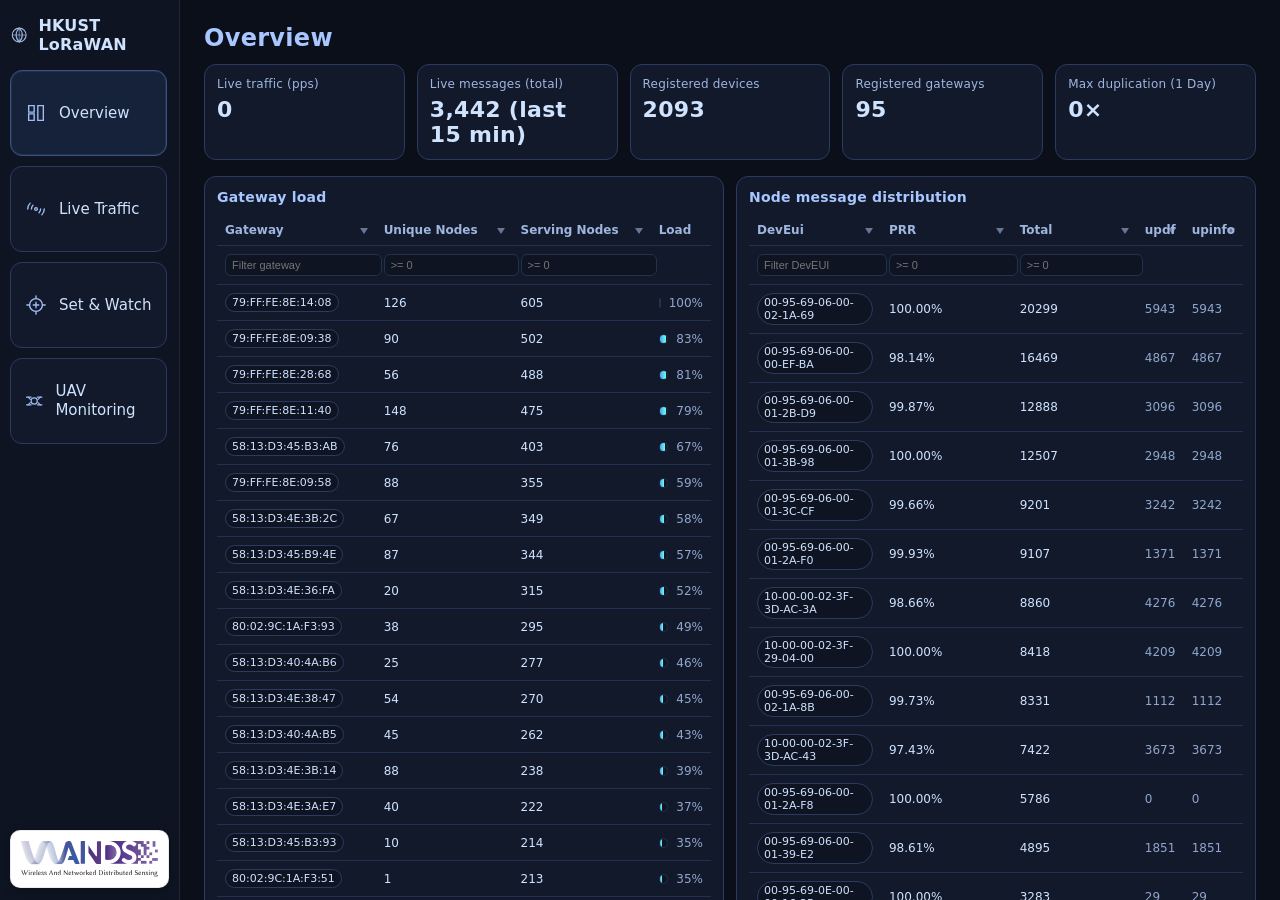
<file: index.html>
<!-- index.html - Main page for the HKUST LoRaWAN Dashboard -->

<!doctype html>
<html lang="en">
<head>
  <meta charset="utf-8" />
  <title>HKUST LoRaWAN – Overview</title>
  <meta name="viewport" content="width=device-width, initial-scale=1" />
  <link rel="stylesheet" href="styles.css">
</head>
<body>
  <aside class="sidebar" role="navigation" aria-label="Main">
    <div class="brand">
      <svg viewBox="0 0 24 24" fill="none" xmlns="http://www.w3.org/2000/svg"><path d="M12 3a9 9 0 100 18 9 9 0 000-18z" stroke="#9fb6df" stroke-width="1.5"/><path d="M12 3c2.5 2.4 4 5.33 4 9s-1.5 6.6-4 9c-2.5-2.4-4-5.33-4-9s1.5-6.6 4-9z" stroke="#9fb6df" stroke-width="1.5"/><path d="M3 12h18M12 3v18" stroke="#9fb6df" stroke-width="1.2" opacity=".7"/></svg>
      <span>HKUST LoRaWAN</span>
    </div>
    <div class="nav" id="navTabs">
      <a href="index.html" aria-current="page">
        <svg viewBox="0 0 24 24" fill="none"><path d="M4 13h6v7H4zM14 4h6v16h-6zM4 4h6v7H4z" stroke="#a8c6ff" stroke-width="1.5"/></svg>
        <span>Overview</span>
      </a>
      <a href="live.html">
        <svg viewBox="0 0 24 24" fill="none"><path d="M3 12c0-2.5 1-4.77 2.64-6.4M21 12c0 2.5-1 4.77-2.64 6.4M7 12c0-1.6.65-3.05 1.7-4.1M17 12c0 1.6-.65 3.05-1.7 4.1M10.5 12a1.5 1.5 0 103 0 1.5 1.5 0 10-3 0z" stroke="#a8c6ff" stroke-width="1.5" stroke-linecap="round"/></svg>
        <span>Live Traffic</span>
      </a>
      <a href="watch.html">
        <svg viewBox="0 0 24 24" fill="none"><circle cx="12" cy="12" r="7" stroke="#a8c6ff" stroke-width="1.5"/><path d="M12 2v3M12 19v3M2 12h3M19 12h3M12 9v6M9 12h6" stroke="#a8c6ff" stroke-width="1.5" stroke-linecap="round"/></svg>
        <span>Set & Watch</span>
      </a>
      <a href="uav.html">
        <svg viewBox="0 0 24 24" fill="none"><path d="M8 12a4 4 0 118 0 4 4 0 11-8 0z" stroke="#a8c6ff" stroke-width="1.5"/><path d="M2 7h6M16 7h6M2 17h6M16 17h6" stroke="#a8c6ff" stroke-width="1.5" stroke-linecap="round"/><path d="M4 7l3 3M20 7l-3 3M4 17l3-3M20 17l-3-3" stroke="#a8c6ff" stroke-width="1.5" stroke-linecap="round"/></svg>
        <span>UAV Monitoring</span>
      </a>
    </div>
    <div class="logo-box"><img src="WANDS_Logo.svg" alt="WANDS Logo" /></div>
  </aside>

  <main class="content">
    <div class="dash-wrap">
      <h2 style="margin:0 0 12px 0; letter-spacing:.3px; color:#a8c6ff">Overview</h2>
      <div class="kpis">
        <div class="kpi"><div class="label">Live traffic (pps)</div><div class="value" id="kpiPPS">0</div></div>
        <div class="kpi"><div class="label">Live messages (total)</div><div class="value" id="kpiTotal">0</div></div>
        <div class="kpi"><div class="label">Registered devices</div><div class="value" id="kpiDevices">2231</div></div>
        <div class="kpi"><div class="label">Registered gateways</div><div class="value" id="kpiGateways">98</div></div>
        <div class="kpi"><div class="label">Max duplication (1 Day)</div><div class="value" id="kpiDup">0×</div></div>
      </div>

      <div class="grid">
        <div class="card">
          <h3>Gateway load</h3>
          <table class="table" id="tblGateway">
            <thead>
              <tr>
                <th class="sortable" data-key="gateway">Gateway</th>
                <th class="sortable" data-key="unique_node_count">Unique Nodes</th>
                <th class="sortable" data-key="serving_node_count">Serving Nodes</th>
                <th>Load</th>
              </tr>
              <tr class="filter-row">
                <th><input id="gwFilterText" placeholder="Filter gateway"></th>
                <th><input id="gwFilterMinUnique" type="number" placeholder=">= 0"></th>
                <th><input id="gwFilterMinServing" type="number" placeholder=">= 0"></th>
                <th></th>
              </tr>
            </thead>
            <tbody></tbody>
          </table>
        </div>

        <div class="card">
          <h3>Node message distribution</h3>
          <table class="table" id="tblNodes">
            <thead>
              <tr>
                <th class="sortable" data-key="dev">DevEui</th>
                <th class="sortable" data-key="prr">PRR</th>
                <th class="sortable" data-key="total">Total</th>
                <th class="sortable" data-key="updf">updf</th>
                <th class="sortable" data-key="upinfo">upinfo</th>
              </tr>
              <tr class="filter-row">
                <th><input id="nodeFilterText" placeholder="Filter DevEUI"></th>
                <th><input id="nodeFilterMinPRR" type="number" step="0.1" placeholder=">= 0"></th>
                <th><input id="nodeFilterMinTotal" type="number" placeholder=">= 0"></th>
                <th></th><th></th>
              </tr>
            </thead>
            <tbody></tbody>
          </table>
        </div>
      </div>
    </div>
  </main>

  <script type="module">
    import { fetchText, parseCSV, number } from './js/common.js';
    import './js/overview.js';
  </script>
</body>
</html>
</file>
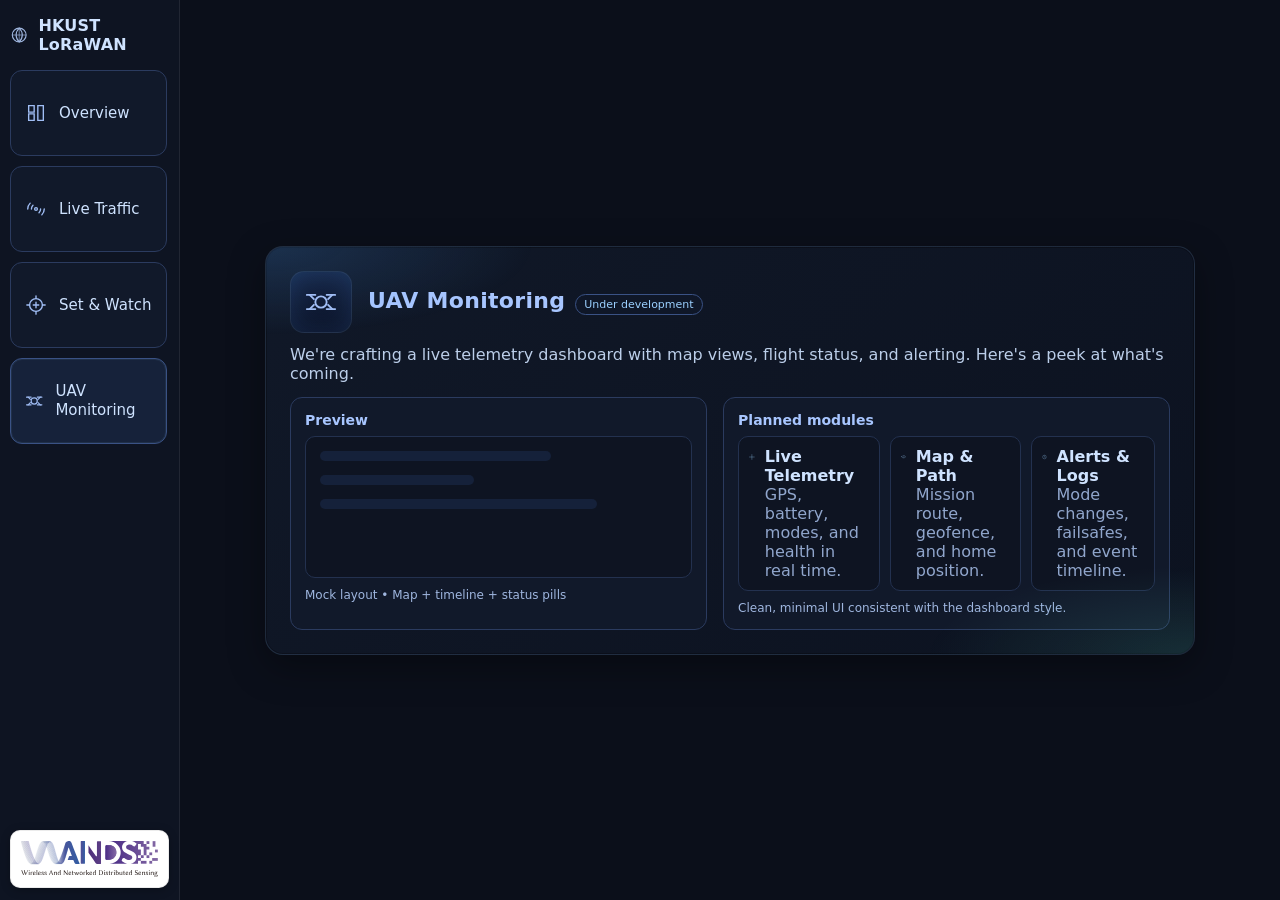
<file: uav.html>
// uav.html

<!doctype html>
<html lang="en">
<head>
  <meta charset="utf-8" />
  <title>HKUST LoRaWAN – UAV Monitoring</title>
  <meta name="viewport" content="width=device-width, initial-scale=1" />
  <link rel="stylesheet" href="styles.css">
</head>
<body>
  <aside class="sidebar" role="navigation" aria-label="Main">
    <div class="brand">
      <svg viewBox="0 0 24 24" fill="none" xmlns="http://www.w3.org/2000/svg"><path d="M12 3a9 9 0 100 18 9 9 0 000-18z" stroke="#9fb6df" stroke-width="1.5"/><path d="M12 3c2.5 2.4 4 5.33 4 9s-1.5 6.6-4 9c-2.5-2.4-4-5.33-4-9s1.5-6.6 4-9z" stroke="#9fb6df" stroke-width="1.5"/><path d="M3 12h18M12 3v18" stroke="#9fb6df" stroke-width="1.2" opacity=".7"/></svg>
      <span>HKUST LoRaWAN</span>
    </div>
    <div class="nav">
      <a href="index.html">
        <svg viewBox="0 0 24 24" fill="none"><path d="M4 13h6v7H4zM14 4h6v16h-6zM4 4h6v7H4z" stroke="#a8c6ff" stroke-width="1.5"/></svg>
        <span>Overview</span>
      </a>
      <a href="live.html">
        <svg viewBox="0 0 24 24" fill="none"><path d="M3 12c0-2.5 1-4.77 2.64-6.4M21 12c0 2.5-1 4.77-2.64 6.4M7 12c0-1.6.65-3.05 1.7-4.1M17 12c0 1.6-.65 3.05-1.7 4.1M10.5 12a1.5 1.5 0 103 0 1.5 1.5 0 10-3 0z" stroke="#a8c6ff" stroke-width="1.5" stroke-linecap="round"/></svg>
        <span>Live Traffic</span>
      </a>
      <a href="watch.html">
        <svg viewBox="0 0 24 24" fill="none"><circle cx="12" cy="12" r="7" stroke="#a8c6ff" stroke-width="1.5"/><path d="M12 2v3M12 19v3M2 12h3M19 12h3M12 9v6M9 12h6" stroke="#a8c6ff" stroke-width="1.5" stroke-linecap="round"/></svg>
        <span>Set & Watch</span>
      </a>
      <a href="uav.html" aria-current="page">
        <svg viewBox="0 0 24 24" fill="none"><path d="M8 12a4 4 0 118 0 4 4 0 11-8 0z" stroke="#a8c6ff" stroke-width="1.5"/><path d="M2 7h6M16 7h6M2 17h6M16 17h6" stroke="#a8c6ff" stroke-width="1.5" stroke-linecap="round"/><path d="M4 7l3 3M20 7l-3 3M4 17l3-3M20 17l-3-3" stroke="#a8c6ff" stroke-width="1.5" stroke-linecap="round"/></svg>
        <span>UAV Monitoring</span>
      </a>
    </div>
    <div class="logo-box"><img src="WANDS_Logo.svg" alt="WANDS Logo" /></div>
  </aside>

  <main class="content" role="region" aria-label="UAV Monitoring">
    <div class="underdev-wrap">
      <div class="underdev-card" role="status" aria-live="polite">
        <div class="underdev-head">
          <div class="underdev-icon" aria-hidden="true">
            <svg viewBox="0 0 24 24" fill="none" xmlns="http://www.w3.org/2000/svg">
              <path d="M8 12a4 4 0 118 0 4 4 0 11-8 0z" stroke="#a8c6ff" stroke-width="1.3"/>
              <path d="M2 7h6M16 7h6M2 17h6M16 17h6" stroke="#a8c6ff" stroke-width="1.3" stroke-linecap="round"/>
              <path d="M4 7l3 3M20 7l-3 3M4 17l3-3M20 17l-3-3" stroke="#a8c6ff" stroke-width="1.3" stroke-linecap="round"/>
            </svg>
          </div>
          <div class="underdev-title">
            <h2>UAV Monitoring</h2>
            <span class="pill-wip">Under development</span>
          </div>
        </div>
        <div class="underdev-sub">We're crafting a live telemetry dashboard with map views, flight status, and alerting. Here's a peek at what's coming.</div>

        <div class="underdev-grid">
          <div class="underdev-left">
            <h3 style="margin:0 0 8px 0; font-size:14px; color:#a8c6ff">Preview</h3>
            <div class="skeleton">
              <div class="bar"></div>
              <div class="bar small"></div>
              <div class="bar" style="width:72%"></div>
              <div class="shimmer"></div>
            </div>
            <div class="coming-note">Mock layout • Map + timeline + status pills</div>
          </div>
          <div class="underdev-right">
            <h3 style="margin:0 0 8px 0; font-size:14px; color:#a8c6ff">Planned modules</h3>
            <div class="feat-list">
              <div class="feat">
                <svg viewBox="0 0 24 24" fill="none" xmlns="http://www.w3.org/2000/svg"><path d="M12 2v20M2 12h20" stroke="#9bd0ff" stroke-width="1.4" stroke-linecap="round"/></svg>
                <div><div style="font-weight:600">Live Telemetry</div><div class="muted">GPS, battery, modes, and health in real time.</div></div>
              </div>
              <div class="feat">
                <svg viewBox="0 0 24 24" fill="none" xmlns="http://www.w3.org/2000/svg"><path d="M3 11l6-6 6 6-6 6-6-6zM15 5l6 6-6 6" stroke="#9bd0ff" stroke-width="1.4" stroke-linecap="round" stroke-linejoin="round"/></svg>
                <div><div style="font-weight:600">Map & Path</div><div class="muted">Mission route, geofence, and home position.</div></div>
              </div>
              <div class="feat">
                <svg viewBox="0 0 24 24" fill="none" xmlns="http://www.w3.org/2000/svg"><circle cx="12" cy="12" r="9" stroke="#9bd0ff" stroke-width="1.4"/><path d="M12 7v5l3 3" stroke="#9bd0ff" stroke-width="1.4" stroke-linecap="round"/></svg>
                <div><div style="font-weight:600">Alerts & Logs</div><div class="muted">Mode changes, failsafes, and event timeline.</div></div>
              </div>
            </div>
            <div class="coming-note">Clean, minimal UI consistent with the dashboard style.</div>
          </div>
        </div>
      </div>
    </div>
  </main>
</body>
</html>
</file>
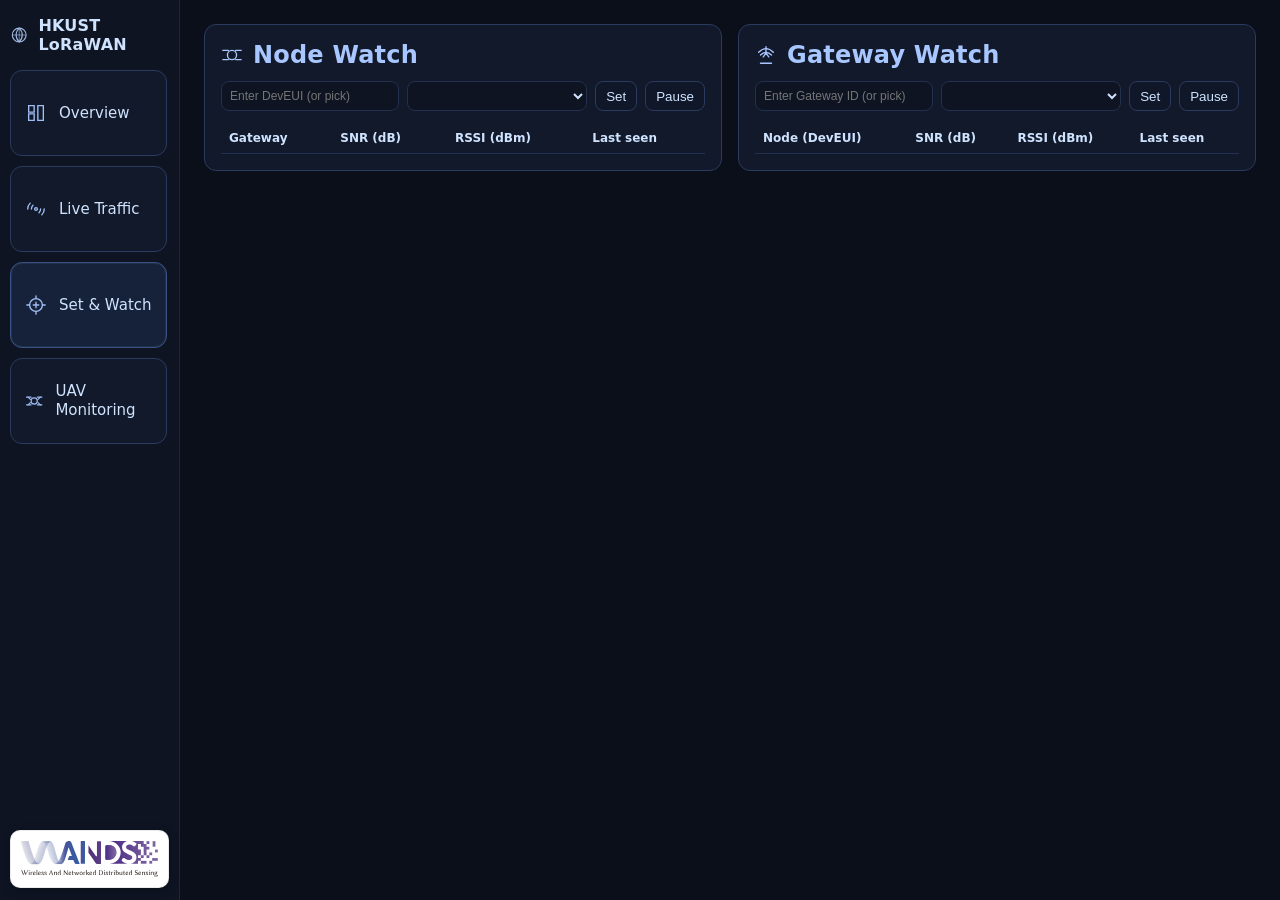
<file: watch.html>
<!-- watch.html - Set & Watch page for the HKUST LoRaWAN Dashboard -->

<!doctype html>
<html lang="en">
<head>
  <meta charset="utf-8" />
  <title>HKUST LoRaWAN – Set & Watch</title>
  <meta name="viewport" content="width=device-width, initial-scale=1" />
  <link rel="stylesheet" href="styles.css">
</head>
<body>
  <aside class="sidebar" role="navigation" aria-label="Main">
    <div class="brand">
      <svg viewBox="0 0 24 24" fill="none" xmlns="http://www.w3.org/2000/svg"><path d="M12 3a9 9 0 100 18 9 9 0 000-18z" stroke="#9fb6df" stroke-width="1.5"/><path d="M12 3c2.5 2.4 4 5.33 4 9s-1.5 6.6-4 9c-2.5-2.4-4-5.33-4-9s1.5-6.6 4-9z" stroke="#9fb6df" stroke-width="1.5"/><path d="M3 12h18M12 3v18" stroke="#9fb6df" stroke-width="1.2" opacity=".7"/></svg>
      <span>HKUST LoRaWAN</span>
    </div>
    <div class="nav">
      <a href="index.html">
        <svg viewBox="0 0 24 24" fill="none"><path d="M4 13h6v7H4zM14 4h6v16h-6zM4 4h6v7H4z" stroke="#a8c6ff" stroke-width="1.5"/></svg>
        <span>Overview</span>
      </a>
      <a href="live.html">
        <svg viewBox="0 0 24 24" fill="none"><path d="M3 12c0-2.5 1-4.77 2.64-6.4M21 12c0 2.5-1 4.77-2.64 6.4M7 12c0-1.6.65-3.05 1.7-4.1M17 12c0 1.6-.65 3.05-1.7 4.1M10.5 12a1.5 1.5 0 103 0 1.5 1.5 0 10-3 0z" stroke="#a8c6ff" stroke-width="1.5" stroke-linecap="round"/></svg>
        <span>Live Traffic</span>
      </a>
      <a href="watch.html" aria-current="page">
        <svg viewBox="0 0 24 24" fill="none"><circle cx="12" cy="12" r="7" stroke="#a8c6ff" stroke-width="1.5"/><path d="M12 2v3M12 19v3M2 12h3M19 12h3M12 9v6M9 12h6" stroke="#a8c6ff" stroke-width="1.5" stroke-linecap="round"/></svg>
        <span>Set & Watch</span>
      </a>
      <a href="uav.html">
        <svg viewBox="0 0 24 24" fill="none"><path d="M8 12a4 4 0 118 0 4 4 0 11-8 0z" stroke="#a8c6ff" stroke-width="1.5"/><path d="M2 7h6M16 7h6M2 17h6M16 17h6" stroke="#a8c6ff" stroke-width="1.5" stroke-linecap="round"/><path d="M4 7l3 3M20 7l-3 3M4 17l3-3M20 17l-3-3" stroke="#a8c6ff" stroke-width="1.5" stroke-linecap="round"/></svg>
        <span>UAV Monitoring</span>
      </a>
    </div>
    <div class="logo-box"><img src="WANDS_Logo.svg" alt="WANDS Logo" /></div>
  </aside>

  <main class="content" role="region" aria-label="Set and Watch">
    <div class="watch-wrap">
      <!-- Node Watch -->
      <div class="watch-col">
        <h2 class="watch-title">
          <svg viewBox="0 0 24 24" fill="none" xmlns="http://www.w3.org/2000/svg"><circle cx="12" cy="12" r="5" stroke="#a8c6ff" stroke-width="1.5"/><path d="M2 7h6M16 7h6M2 17h6M16 17h6" stroke="#a8c6ff" stroke-width="1.5" stroke-linecap="round"/></svg>
          <span>Node Watch</span>
        </h2>
        <div class="watch-controls">
          <input id="watchDevInput" type="text" placeholder="Enter DevEUI (or pick)" />
          <select id="nodeList"></select>
          <button id="watchDevBtn">Set</button>
          <button id="watchDevPause" aria-pressed="false">Pause</button>
        </div>
        <table class="watch-table" id="tblWatchNode">
          <thead><tr><th>Gateway</th><th>SNR (dB)</th><th>RSSI (dBm)</th><th>Last seen</th></tr></thead>
          <tbody></tbody>
        </table>
        <div class="empty-hint" id="nodeEmpty" style="display:none">No data yet. Pick an active node from the list above.</div>
      </div>

      <!-- Gateway Watch -->
      <div class="watch-col">
        <h2 class="watch-title">
          <svg viewBox="0 0 24 24" fill="none" xmlns="http://www.w3.org/2000/svg"><path d="M12 3v7m0 0l-3 4m3-4l3 4M6 21h12" stroke="#a8c6ff" stroke-width="1.5" stroke-linecap="round"/><path d="M4 9c2.5-2.5 5.5-4 8-4s5.5 1.5 8 4M6 12c1.7-1.7 3.7-2.7 6-2.7s4.3 1 6 2.7" stroke="#a8c6ff" stroke-width="1.5" stroke-linecap="round"/></svg>
          <span>Gateway Watch</span>
        </h2>
        <div class="watch-controls">
          <input id="watchGwInput" type="text" placeholder="Enter Gateway ID (or pick)" />
          <select id="gwList"></select>
          <button id="watchGwBtn">Set</button>
          <button id="watchGwPause" aria-pressed="false">Pause</button>
        </div>
        <table class="watch-table" id="tblWatchGw">
          <thead><tr><th>Node (DevEUI)</th><th>SNR (dB)</th><th>RSSI (dBm)</th><th>Last seen</th></tr></thead>
          <tbody></tbody>
        </table>
        <div class="empty-hint" id="gwEmpty" style="display:none">No data yet. Pick an active gateway from the list above.</div>
      </div>
    </div>
  </main>

  <script type="module">
    import './js/watch.js';
  </script>
</body>
</html>
</file>
<file: styles.css>
/* ---- Base ---- */
html, body { margin:0; height:100%; background:#0b0f1a; font-family: system-ui, -apple-system, Segoe UI, Roboto, Helvetica, Arial; color:#cfe3ff;}
a { color:#9bd0ff; text-decoration: none; }

/* Sidebar + nav */
.sidebar { position: fixed; top: 0; left: 0; bottom: 0; width: 180px; background:#0e1422; border-right:1px solid rgba(255,255,255,.08); padding: 16px 10px; box-sizing: border-box; }
.sidebar { padding-bottom: 88px; }
.logo-box { position:absolute; left:10px; right:10px; bottom:12px; background:#ffffff; border-radius:10px; padding:10px; display:flex; align-items:center; justify-content:center; box-shadow: 0 2px 10px rgba(0,0,0,.25); border:1px solid rgba(0,0,0,.08); }
.logo-box img { max-width:100%; max-height:48px; object-fit:contain; display:block; }
.brand { display:flex; align-items:center; gap:10px; margin-bottom: 16px; color:#cfe3ff; font-weight:600; letter-spacing:.2px; }
.brand svg { width:22px; height:22px; }
.nav { display:flex; flex-direction:column; gap:10px; }
.nav a, .nav button { display:flex; align-items:center; gap:12px; width:80%; padding:14px 14px; background:#11192a; color:#cfe3ff; border:1px solid #2b3b5f; border-radius:12px; text-align:left; font-size:15px; line-height:1.25; min-height:56px; }
.nav a[aria-current="page"] { background:#16223a; border-color:#3a5285; box-shadow: 0 0 0 1px rgba(155,208,255,0.08) inset; }
.nav svg { width:22px; height:22px; opacity:.95; }

/* Content area */
.content { position: fixed; top:0; left:180px; right:0; bottom:0; overflow:auto; }
.hud {
  position: fixed; top: 12px; left: 192px; background: rgba(16,22,35,.6);
  padding: 10px 12px; border:1px solid rgba(255,255,255,.08); border-radius: 10px; backdrop-filter: blur(6px);
  font-size: 12px; line-height: 1.4;
}
.panel {
  position: fixed; top: 12px; right: 12px; background: rgba(16,22,35,.6);
  padding: 12px; border:1px solid rgba(255,255,255,.08); border-radius: 10px; backdrop-filter: blur(6px);
  width: 260px; font-size: 12px;
}
.panel h3 { margin:0 0 8px 0; font-size: 13px; letter-spacing:.3px; color:#a8c6ff }
.row { display:flex; gap:8px; align-items:center; margin:6px 0; }
.row label { width: 80px; color:#9fb6df; }
.row input[type="range"] { flex:1; }
.row input[type="text"], .row input[type="number"] { width: 100%; background:#0e1422; color:#cfe3ff; border:1px solid #23314f; border-radius:6px; padding:4px 6px;}
.btn { display:inline-block; padding:6px 10px; border:1px solid #2b3b5f; border-radius:8px; background:#11192a; color:#cfe3ff; cursor:pointer; }

/* Legend chip */
.legend {
  position: fixed; bottom: 12px; left: 192px; display:flex; gap:10px; align-items:center;
  background: rgba(16,22,35,.6); border:1px solid rgba(255,255,255,.08); border-radius:10px; padding:8px 10px;
}
.grad { width:140px; height:10px; border-radius: 6px; background: linear-gradient(to right, #ff3b3b, #ffc23b, #2bff88); }
.grad-labels { display:flex; justify-content:space-between; font-size:10px; color:#9fb6df; margin-top:2px; }

/* ---- Overview ---- */
.dash-wrap { padding:24px; color:#cfe3ff; }
.kpis { display:grid; grid-template-columns: repeat(5, minmax(120px, 1fr)); gap:12px; margin-bottom:16px; }
.kpi { background:#11192a; border:1px solid #2b3b5f; border-radius:12px; padding:12px; }
.kpi .label { font-size:12px; color:#9fb6df; letter-spacing:.2px; margin-bottom:6px; }
.kpi .value { font-size:22px; font-weight:600; letter-spacing:.3px; }
.grid { display:grid; grid-template-columns: 1fr 1fr; gap:12px; }
.card { background:#11192a; border:1px solid #2b3b5f; border-radius:12px; padding:12px; min-height:240px; }
.card h3 { margin:0 0 10px 0; font-size:14px; color:#a8c6ff; letter-spacing:.2px; }
.table { width:100%; border-collapse: collapse; font-size:12px; }
.table th, .table td { padding:8px; border-bottom:1px solid #223051; text-align:left; }
.table th { color:#9fb6df; font-weight:600; }
.table tbody tr:hover { background:#0e1422; }
.table th.sortable { cursor:pointer; position:relative; }
.table th.sortable::after { content:""; position:absolute; right:8px; top:50%; width:0; height:0; border-left:4px solid transparent; border-right:4px solid transparent; border-top:6px solid #9fb6df; transform: translateY(-2px); opacity:.6; }
.table th.sortable.asc::after { border-top:none; border-bottom:6px solid #9fb6df; transform: translateY(-4px); }
.filter-row input { width:100%; background:#0e1422; color:#cfe3ff; border:1px solid #23314f; border-radius:6px; padding:4px 6px; font-size:11px; }
.bar-row { display:flex; align-items:center; gap:8px; }
.bar-rail { flex:1; height:8px; background:#0e1422; border-radius:999px; border:1px solid #23314f; overflow:hidden; }
.bar-fill { height:100%; width:0%; background:linear-gradient(90deg,#4fa3ff,#6bffe0); }
.muted { color:#9fb6df; opacity:.9; }
.badge { display:inline-block; padding:2px 6px; border-radius:999px; border:1px solid #2b3b5f; background:#0e1422; font-size:11px; }

/* ---- Live (left terminal + top KPIs + canvas) ---- */
#app { position:absolute; inset:0; }
#live-page.has-terminal #app { left: 380px; }
.term {
  position: fixed; top: 12px; left: 192px; bottom: 12px; width: 360px; z-index: 2;
  background: rgba(10,16,28,.78); border:1px solid rgba(155,208,255,.12); border-radius: 10px;
  box-shadow: 0 8px 24px rgba(0,0,0,.3); backdrop-filter: blur(6px);
  font-family: ui-monospace, SFMono-Regular, Menlo, Monaco, Consolas, "Liberation Mono", monospace;
  color:#a5ffbf; overflow: hidden;
}
.term-header { display:flex; align-items:center; gap:8px; padding:8px 10px; border-bottom:1px solid rgba(255,255,255,.06); color:#9bd0ff; font-size:12px; }
.term-body { position:absolute; inset:38px 0 0 0; overflow:auto; padding:8px 10px; }
.term-body::-webkit-scrollbar { width:8px; }
.term-body::-webkit-scrollbar-thumb { background:#23314f; border-radius:8px; }
.term-line { white-space: nowrap; font-size:12px; line-height:1.35; letter-spacing:.2px; padding:2px 0; opacity:.95; animation: slideIn .18s ease-out; }
.term-dim { opacity:.7; color:#7bd19b; }
.term-warn { color:#ffd27a; }
.term-err { color:#ff9b9b; }
.term-time { color:#7fb6ff; margin-right:6px; }
.term-kv { color:#c6ffdd; }
.term-scan { pointer-events:none; position:absolute; inset:0; mix-blend-mode:overlay; opacity:.08; background: repeating-linear-gradient(180deg, #fff 0, #fff 1px, transparent 2px, transparent 4px); }
@keyframes slideIn { from { transform: translateX(-10px); opacity: .0; } to { transform: translateX(0); opacity: 1; } }

.live-kpis { position: fixed; top:12px; left: 564px; right: 284px; z-index: 2; display:grid; grid-auto-flow: column; grid-auto-columns: 1fr; gap:12px; }
.live-kpi { background:#11192a; border:1px solid #2b3b5f; border-radius:12px; padding:10px 12px; min-height:56px; display:flex; flex-direction:column; justify-content:center; }
.live-kpi .lbl { font-size:12px; color:#9fb6df; letter-spacing:.2px; margin-bottom:4px; }
.live-kpi .val { font-size:22px; font-weight:600; letter-spacing:.3px; color:#cfe3ff; }
@media (max-width: 1200px){ .live-kpis{ display:none; } }

/* ---- Watch ---- */
.watch-wrap { padding:24px; color:#cfe3ff; display:grid; grid-template-columns: 1fr 1fr; gap:16px; }
.watch-col { background:#11192a; border:1px solid #2b3b5f; border-radius:12px; padding:16px; }
.watch-title { display:flex; align-items:center; gap:10px; margin:0 0 12px 0; color:#a8c6ff; letter-spacing:.2px; }
.watch-title svg { width:22px; height:22px; }
.watch-controls { display:grid; grid-template-columns: 1fr 180px auto auto; gap:8px; margin-bottom:12px; }
.watch-controls input, .watch-controls select { background:#0e1422; color:#cfe3ff; border:1px solid #23314f; border-radius:8px; padding:6px 8px; font-size:12px; }
.watch-controls button { padding:6px 10px; border:1px solid #2b3b5f; border-radius:8px; background:#0f1728; color:#cfe3ff; cursor:pointer; }
.watch-table { width:100%; border-collapse: collapse; font-size:12px; }
.watch-table th, .watch-table td { padding:8px; border-bottom:1px solid #223051; text-align:left; }
.empty-hint { color:#9fb6df; opacity:.8; padding:12px 0; }

/* gradient cells (Watch) */
.gcell { display:flex; align-items:center; gap:8px; }
.gbar { flex:1; height:8px; background:#0e1422; border-radius:999px; border:1px solid #23314f; overflow:hidden; }
.gfill { height:100%; width:0%; background:linear-gradient(90deg,#ff3b3b,#ffc23b,#2bff88); }
.gval { min-width:64px; text-align:right; color:#cfe3ff; opacity:.95; }

/* ---- UAV Under Dev ---- */
.underdev-wrap { position:absolute; inset:0; display:flex; align-items:center; justify-content:center; padding:28px; }
.underdev-card { width:min(880px, 92vw); background:linear-gradient(135deg, rgba(18,26,43,.85), rgba(13,19,34,.85)); border:1px solid rgba(155,208,255,.12); border-radius:18px; box-shadow: 0 12px 36px rgba(0,0,0,.35), inset 0 0 0 1px rgba(0,0,0,.25); padding:24px; position:relative; overflow:hidden; }
.underdev-card:before { content:""; position:absolute; inset:-2px; background: radial-gradient(600px 200px at 0% 0%, rgba(79,163,255,.18), transparent 45%), radial-gradient(600px 200px at 100% 100%, rgba(107,255,224,.12), transparent 45%); pointer-events:none; }
.underdev-head { display:flex; gap:16px; align-items:center; margin-bottom:12px; }
.underdev-icon { width:60px; height:60px; border-radius:14px; border:1px solid rgba(155,208,255,.14); background:linear-gradient(180deg,#0f1730,#0b1226); display:grid; place-items:center; box-shadow: inset 0 0 24px rgba(79,163,255,.15); }
.underdev-icon svg { width:34px; height:34px; opacity:.95; }
.underdev-title { display:flex; align-items:baseline; gap:10px; }
.underdev-title h2 { margin:0; font-size:22px; letter-spacing:.3px; color:#a8c6ff; }
.pill-wip { display:inline-block; font-size:11px; padding:3px 8px; border-radius:999px; border:1px solid #3a5285; background:#0f1728; color:#9bd0ff; }
.underdev-sub { margin:6px 0 14px 0; color:#cfe3ff; opacity:.9; }
.underdev-grid { display:grid; grid-template-columns: 1.2fr 1fr; gap:16px; }
@media (max-width: 860px){ .underdev-grid{ grid-template-columns: 1fr; } }
.underdev-left, .underdev-right { background:#11192a; border:1px solid #2b3b5f; border-radius:12px; padding:14px; }
.feat-list { display:grid; grid-template-columns: repeat(3, 1fr); gap:10px; margin-top:6px; }
@media (max-width: 680px){ .feat-list{ grid-template-columns: 1fr; } }
.feat { background:#0e1422; border:1px solid #23314f; border-radius:10px; padding:10px; display:flex; gap:10px; align-items:flex-start; }
.feat svg { width:20px; height:20px; opacity:.95; }
.skeleton { position:relative; overflow:hidden; background:#0e1422; border:1px solid #23314f; border-radius:10px; height:140px; }
.skeleton .bar { height:10px; width:60%; margin:14px; background:#15213a; border-radius:999px; }
.skeleton .bar.small { width:40%; }
.shimmer { position:absolute; inset:0; background: linear-gradient(90deg, transparent, rgba(155,208,255,.08), transparent); transform: translateX(-100%); animation: shimmer 2.2s infinite; }
@keyframes shimmer { to { transform: translateX(100%); } }
.coming-note { font-size:12px; color:#9fb6df; margin-top:10px; }
</file>
